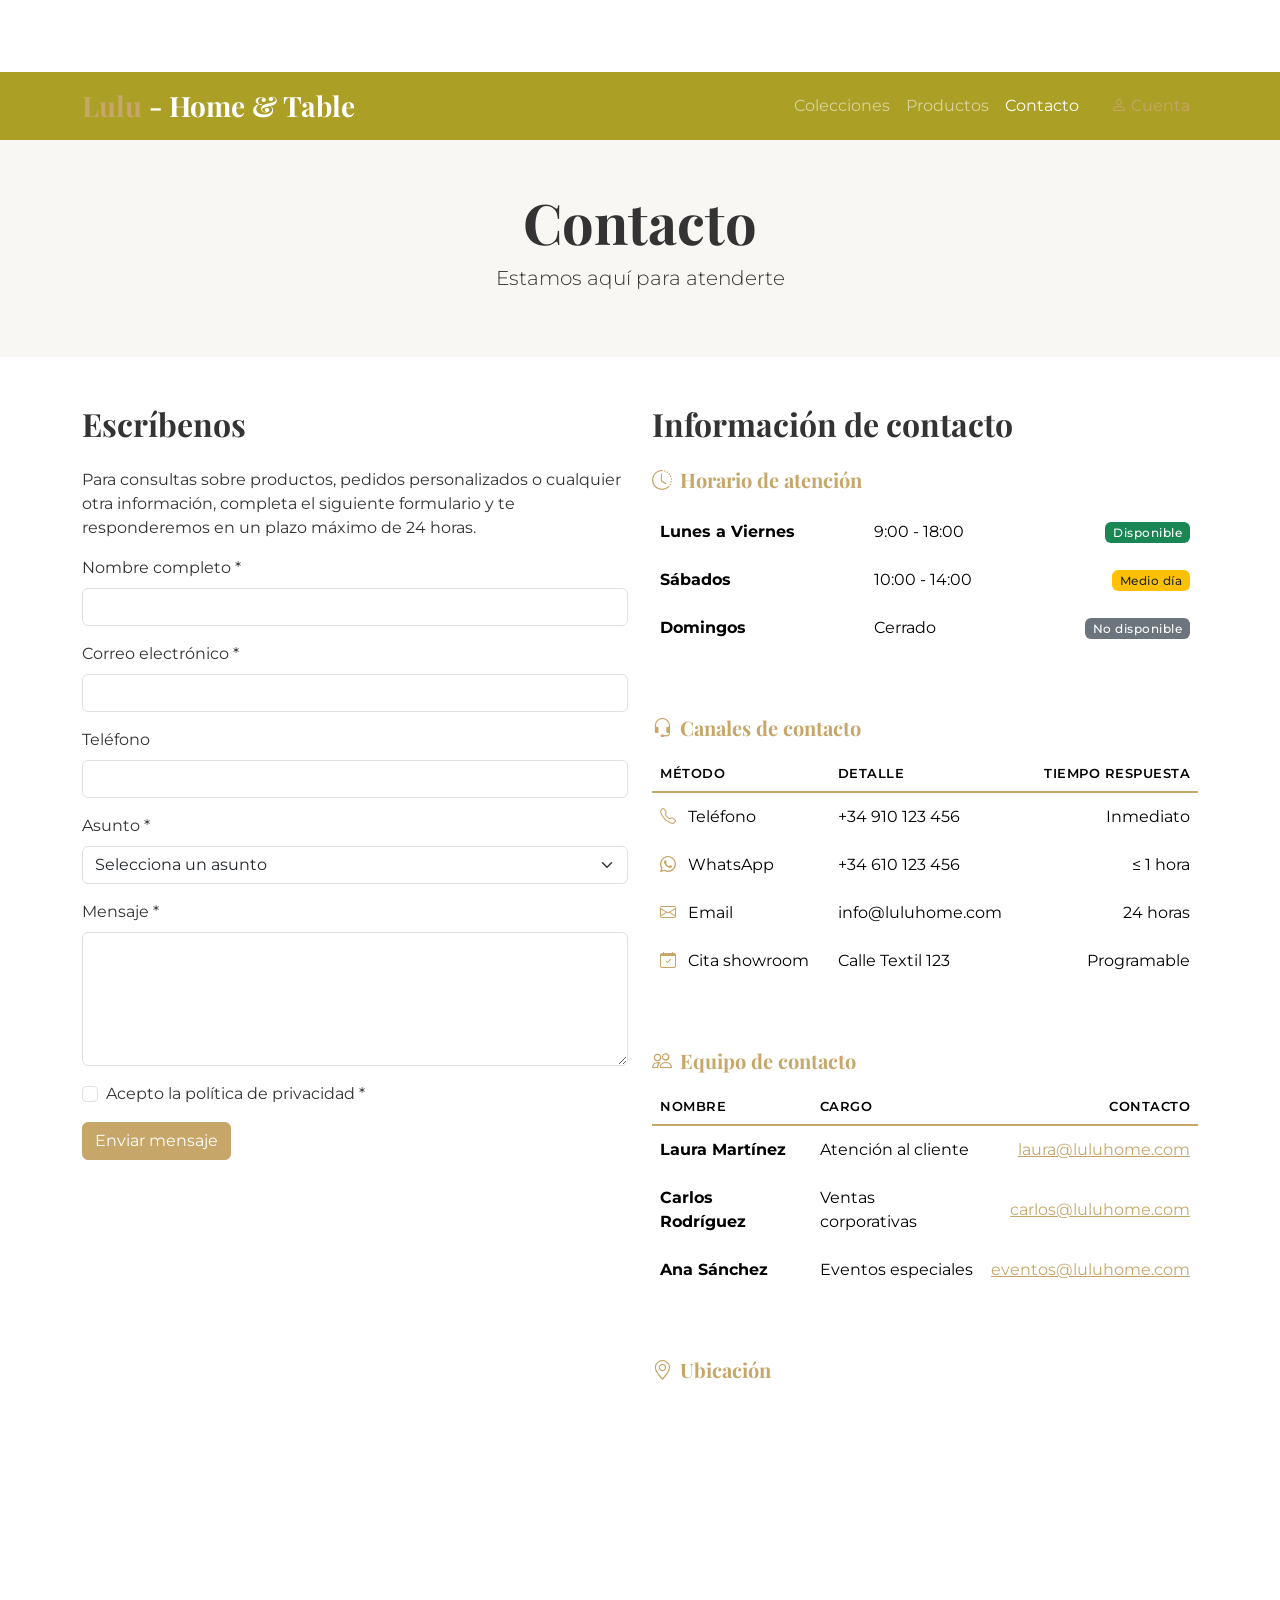
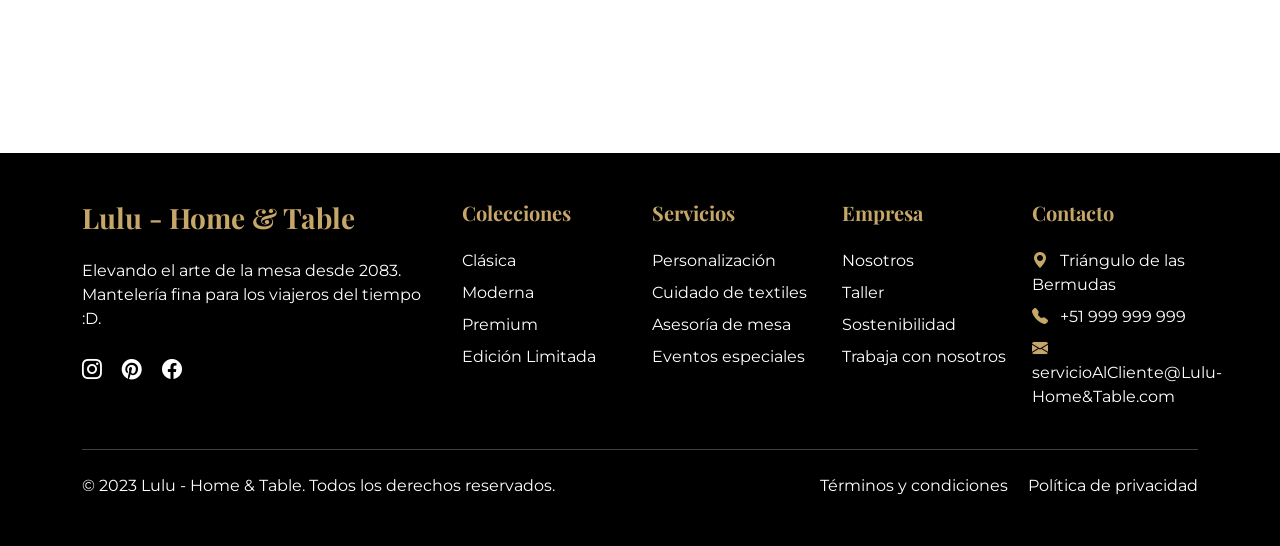
<file: contacto.html>
<!DOCTYPE html>
<html lang="es">
<head>
    <meta charset="UTF-8">
    <meta name="viewport" content="width=device-width, initial-scale=1.0">
    <title>Lulu - Home & Table | Contacto</title>
    <!-- Bootstrap CSS -->
    <link href="https://cdn.jsdelivr.net/npm/bootstrap@5.3.0/dist/css/bootstrap.min.css" rel="stylesheet">
    <!-- Bootstrap Icons -->
    <link rel="stylesheet" href="https://cdn.jsdelivr.net/npm/bootstrap-icons@1.10.0/font/bootstrap-icons.css">
    <!-- Google Fonts -->
    <link href="https://fonts.googleapis.com/css2?family=Playfair+Display:wght@400;700&family=Montserrat:wght@300;400;600&display=swap" rel="stylesheet">
    <!-- CSS personalizado -->
    <link rel="stylesheet" href="estilos.css">
</head>
<body>
    <!-- Barra de navegación premium -->
    <nav class="navbar navbar-expand-lg navbar-dark bg-custom sticky-top">
        <div class="container">
            <a class="navbar-brand fs-3 fw-bold" href="#">
                <span class="text-gold">Lulu</span> - Home & Table
            </a>
            <button class="navbar-toggler" type="button" data-bs-toggle="collapse" data-bs-target="#navbarNav">
                <span class="navbar-toggler-icon"></span>
            </button>
            <div class="collapse navbar-collapse" id="navbarNav">
                <ul class="navbar-nav ms-auto">
                    <li class="nav-item">
                        <a class="nav-link" href="index.html">Colecciones</a>
                    </li>
                    <li class="nav-item">
                        <a class="nav-link" href="productos.html">Productos</a>
                    </li>
                    <li class="nav-item">
                        <a class="nav-link active" href="contacto.html">Contacto</a>
                    </li>
                    <li class="nav-item ms-lg-3">
                        <a class="nav-link btn btn-outline-gold" href="#">
                            <i class="bi bi-person"></i> Cuenta
                        </a>
                    </li>
                </ul>
            </div>
        </div>
    </nav>

    <!-- Encabezado de contacto -->
    <header class="contact-header bg-light-custom py-5">
        <div class="container text-center">
            <h1 class="display-4 fw-bold">Contacto</h1>
            <p class="lead">Estamos aquí para atenderte</p>
        </div>
    </header>

    <!-- Contenido principal -->
    <main class="container py-5">
        <div class="row">
            <div class="col-lg-6 mb-5 mb-lg-0">
                <h2 class="section-title text-start mb-4">Escríbenos</h2>
                <p>Para consultas sobre productos, pedidos personalizados o cualquier otra información, completa el siguiente formulario y te responderemos en un plazo máximo de 24 horas.</p>
                
                <form id="contactForm" class="needs-validation" novalidate>
                    <div class="mb-3">
                        <label for="nombre" class="form-label">Nombre completo *</label>
                        <input type="text" class="form-control" id="nombre" required>
                        <div class="invalid-feedback">
                            Por favor ingresa tu nombre.
                        </div>
                    </div>
                    
                    <div class="mb-3">
                        <label for="email" class="form-label">Correo electrónico *</label>
                        <input type="email" class="form-control" id="email" required>
                        <div class="invalid-feedback">
                            Por favor ingresa un correo válido.
                        </div>
                    </div>
                    
                    <div class="mb-3">
                        <label for="telefono" class="form-label">Teléfono</label>
                        <input type="tel" class="form-control" id="telefono">
                    </div>
                    
                    <div class="mb-3">
                        <label for="asunto" class="form-label">Asunto *</label>
                        <select class="form-select" id="asunto" required>
                            <option value="" selected disabled>Selecciona un asunto</option>
                            <option>Consulta sobre productos</option>
                            <option>Pedido personalizado</option>
                            <option>Problema con mi pedido</option>
                            <option>Eventos especiales</option>
                            <option>Otro</option>
                        </select>
                        <div class="invalid-feedback">
                            Por favor selecciona un asunto.
                        </div>
                    </div>
                    
                    <div class="mb-3">
                        <label for="mensaje" class="form-label">Mensaje *</label>
                        <textarea class="form-control" id="mensaje" rows="5" required></textarea>
                        <div class="invalid-feedback">
                            Por favor escribe tu mensaje.
                        </div>
                    </div>
                    
                    <div class="mb-3 form-check">
                        <input type="checkbox" class="form-check-input" id="privacidad" required>
                        <label class="form-check-label" for="privacidad">Acepto la política de privacidad *</label>
                        <div class="invalid-feedback">
                            Debes aceptar la política de privacidad.
                        </div>
                    </div>
                    
                    <button type="submit" class="btn btn-gold">Enviar mensaje</button>
                </form>
            </div>
            
            <div class="col-lg-6">
                <h2 class="section-title text-start mb-4">Información de contacto</h2>
                
                <!-- Tabla de horarios mejorada -->
                <div class="mb-5">
                    <h5 class="text-gold mb-3"><i class="bi bi-clock-history me-2"></i>Horario de atención</h5>
                    <div class="table-responsive">
                        <table class="table table-hover table-borderless">
                            <tbody>
                                <tr>
                                    <td class="fw-bold">Lunes a Viernes</td>
                                    <td>9:00 - 18:00</td>
                                    <td class="text-end">
                                        <span class="badge bg-success">Disponible</span>
                                    </td>
                                </tr>
                                <tr>
                                    <td class="fw-bold">Sábados</td>
                                    <td>10:00 - 14:00</td>
                                    <td class="text-end">
                                        <span class="badge bg-warning text-dark">Medio día</span>
                                    </td>
                                </tr>
                                <tr>
                                    <td class="fw-bold">Domingos</td>
                                    <td>Cerrado</td>
                                    <td class="text-end">
                                        <span class="badge bg-secondary">No disponible</span>
                                    </td>
                                </tr>
                            </tbody>
                        </table>
                    </div>
                </div>

                <!-- Tabla de canales de contacto -->
                <div class="mb-5">
                    <h5 class="text-gold mb-3"><i class="bi bi-headset me-2"></i>Canales de contacto</h5>
                    <div class="table-responsive">
                        <table class="table table-hover table-borderless">
                            <thead class="bg-light">
                                <tr>
                                    <th>Método</th>
                                    <th>Detalle</th>
                                    <th class="text-end">Tiempo respuesta</th>
                                </tr>
                            </thead>
                            <tbody>
                                <tr>
                                    <td><i class="bi bi-telephone text-gold me-2"></i> Teléfono</td>
                                    <td>+34 910 123 456</td>
                                    <td class="text-end">Inmediato</td>
                                </tr>
                                <tr>
                                    <td><i class="bi bi-whatsapp text-gold me-2"></i> WhatsApp</td>
                                    <td>+34 610 123 456</td>
                                    <td class="text-end">≤ 1 hora</td>
                                </tr>
                                <tr>
                                    <td><i class="bi bi-envelope text-gold me-2"></i> Email</td>
                                    <td>info@luluhome.com</td>
                                    <td class="text-end">24 horas</td>
                                </tr>
                                <tr>
                                    <td><i class="bi bi-calendar-check text-gold me-2"></i> Cita showroom</td>
                                    <td>Calle Textil 123</td>
                                    <td class="text-end">Programable</td>
                                </tr>
                            </tbody>
                        </table>
                    </div>
                </div>

                <!-- Tabla de equipo de contacto -->
                <div class="mb-4">
                    <h5 class="text-gold mb-3"><i class="bi bi-people me-2"></i>Equipo de contacto</h5>
                    <div class="table-responsive">
                        <table class="table table-hover table-borderless">
                            <thead class="bg-light">
                                <tr>
                                    <th>Nombre</th>
                                    <th>Cargo</th>
                                    <th class="text-end">Contacto</th>
                                </tr>
                            </thead>
                            <tbody>
                                <tr>
                                    <td class="fw-bold">Laura Martínez</td>
                                    <td>Atención al cliente</td>
                                    <td class="text-end">
                                        <a href="mailto:laura@luluhome.com" class="text-gold">laura@luluhome.com</a>
                                    </td>
                                </tr>
                                <tr>
                                    <td class="fw-bold">Carlos Rodríguez</td>
                                    <td>Ventas corporativas</td>
                                    <td class="text-end">
                                        <a href="mailto:carlos@luluhome.com" class="text-gold">carlos@luluhome.com</a>
                                    </td>
                                </tr>
                                <tr>
                                    <td class="fw-bold">Ana Sánchez</td>
                                    <td>Eventos especiales</td>
                                    <td class="text-end">
                                        <a href="mailto:eventos@luluhome.com" class="text-gold">eventos@luluhome.com</a>
                                    </td>
                                </tr>
                            </tbody>
                        </table>
                    </div>
                </div>

                <!-- Mapa -->
                <div class="mt-5">
                    <h5 class="text-gold mb-3"><i class="bi bi-geo-alt me-2"></i>Ubicación</h5>
                    <div class="ratio ratio-16x9">
                        <iframe src="https://www.google.com/maps/embed?pb=!1m18!1m12!1m3!1d14464.013739181852!2d-71.01029976348534!3d24.99999924541051!2m3!1f0!2f0!3f0!3m2!1i1024!2i768!4f13.1!3m3!1m2!1s0x89451ab5034cb7ab%3A0xb600ecf3df7aca4d!2sTri%C3%A1ngulo%20de%20las%20Bermudas!5e0!3m2!1ses!2spe!4v1752637348998!5m2!1ses!2spe" allowfullscreen="" loading="lazy" referrerpolicy="no-referrer-when-downgrade"></iframe>
                    </div>
                </div>
            </div>
        </div>
    </main>

    <!-- Footer -->
    <footer class="bg-black text-white py-5">
        <div class="container">
            <div class="row g-4">
                <div class="col-lg-4">
                    <h3 class="text-gold mb-4"><span class="text-gold">Lulu</span> - Home & Table</h3>
                    <p>Elevando el arte de la mesa desde 2083. Mantelería fina para los viajeros del tiempo :D.</p>
                    <div class="social-icons mt-4">
                        <a href="https://www.instagram.com/_lulu.pe/" class="text-white me-3"><i class="bi bi-instagram fs-5"></i></a>
                        <a href="#" class="text-white me-3"><i class="bi bi-pinterest fs-5"></i></a>
                        <a href="https://www.facebook.com/p/Lul%C3%BA-HomeTable-100083394283474/" class="text-white"><i class="bi bi-facebook fs-5"></i></a>
                    </div>
                </div>
                <div class="col-lg-2 col-md-4">
                    <h5 class="text-gold mb-4">Colecciones</h5>
                    <ul class="list-unstyled">
                        <li class="mb-2"><a href="#" class="text-white text-decoration-none">Clásica</a></li>
                        <li class="mb-2"><a href="#" class="text-white text-decoration-none">Moderna</a></li>
                        <li class="mb-2"><a href="#" class="text-white text-decoration-none">Premium</a></li>
                        <li class="mb-2"><a href="#" class="text-white text-decoration-none">Edición Limitada</a></li>
                    </ul>
                </div>
                <div class="col-lg-2 col-md-4">
                    <h5 class="text-gold mb-4">Servicios</h5>
                    <ul class="list-unstyled">
                        <li class="mb-2"><a href="#" class="text-white text-decoration-none">Personalización</a></li>
                        <li class="mb-2"><a href="#" class="text-white text-decoration-none">Cuidado de textiles</a></li>
                        <li class="mb-2"><a href="#" class="text-white text-decoration-none">Asesoría de mesa</a></li>
                        <li class="mb-2"><a href="#" class="text-white text-decoration-none">Eventos especiales</a></li>
                    </ul>
                </div>
                <div class="col-lg-2 col-md-4">
                    <h5 class="text-gold mb-4">Empresa</h5>
                    <ul class="list-unstyled">
                        <li class="mb-2"><a href="#" class="text-white text-decoration-none">Nosotros</a></li>
                        <li class="mb-2"><a href="#" class="text-white text-decoration-none">Taller</a></li>
                        <li class="mb-2"><a href="#" class="text-white text-decoration-none">Sostenibilidad</a></li>
                        <li class="mb-2"><a href="#" class="text-white text-decoration-none">Trabaja con nosotros</a></li>
                    </ul>
                </div>
                <div class="col-lg-2">
                    <h5 class="text-gold mb-4">Contacto</h5>
                    <address>
                        <p class="mb-2"><i class="bi bi-geo-alt-fill text-gold me-2"></i> Triángulo de las Bermudas</p>
                        <p class="mb-2"><i class="bi bi-telephone-fill text-gold me-2"></i> +51 999 999 999</p>
                        <p class="mb-2"><i class="bi bi-envelope-fill text-gold me-2"></i> servicioAlCliente@Lulu-Home&Table.com</p>
                    </address>
                </div>
            </div>
            <hr class="my-4 bg-secondary">
            <div class="row">
                <div class="col-md-6 text-center text-md-start">
                    <p class="mb-0">&copy; 2023 Lulu - Home & Table. Todos los derechos reservados.</p>
                </div>
                <div class="col-md-6 text-center text-md-end">
                    <a href="#" class="text-white text-decoration-none me-3">Términos y condiciones</a>
                    <a href="#" class="text-white text-decoration-none">Política de privacidad</a>
                </div>
            </div>
        </div>
    </footer>

    <!-- Bootstrap JS -->
    <script src="https://cdn.jsdelivr.net/npm/bootstrap@5.3.0/dist/js/bootstrap.bundle.min.js"></script>
</body>
</html>
</file>
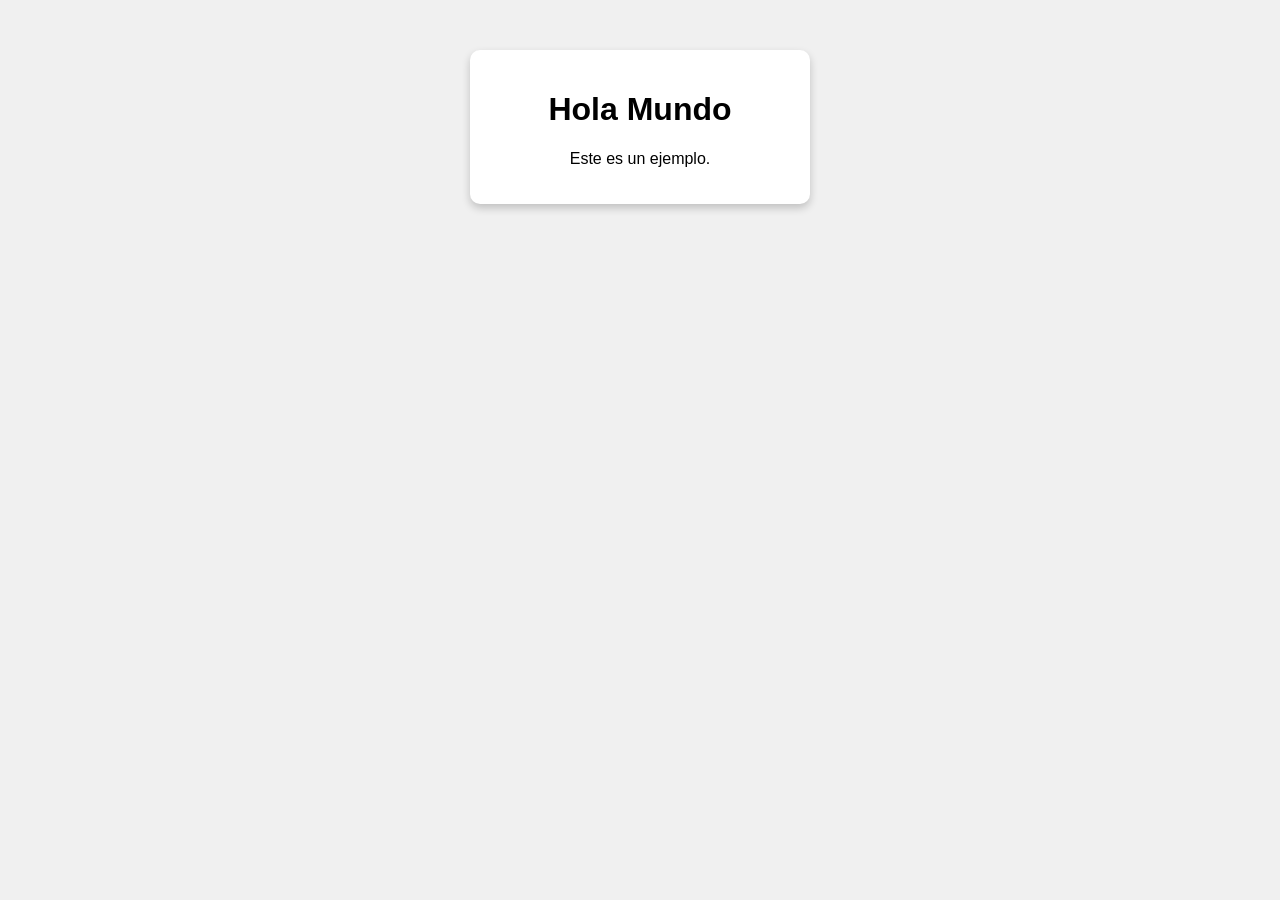
<file: Mantel 1/Primer mantel.html>
<!DOCTYPE html>
<html lang="es">
<head>
  <meta charset="UTF-8">
  <meta name="viewport" content="width=device-width, initial-scale=1.0">
  <title>Ejemplo</title>
  <link rel="stylesheet" href="estilos 1.css">
</head>
<body>
  <div class="card">
    <h1>Hola Mundo</h1>
    <p>Este es un ejemplo.</p>
  </div>
</body>
</html>
</file>
<file: estilos.css>
:root {
    --gold: #C6A769;
    --dark-gold: #A78B4D;
    --black: #ab9f26;
    --light-bg: #F9F7F3;
    --dark-bg: #2A2A2A;
    --cream: #F5F5DC;
    --charcoal: #36454F;
    --navy: #0F172A;
}

body {
    font-family: 'Montserrat', sans-serif;
    color: #333;
    padding-top: 72px;
    background-color: #fff;
}

h1, h2, h3, h4, h5, .navbar-brand {
    font-family: 'Playfair Display', serif;
    font-weight: 700;
}

.bg-custom {
    background-color: var(--black) !important;
}

.bg-light-custom {
    background-color: var(--light-bg) !important;
}

.text-gold {
    color: var(--gold) !important;
}

.bg-gold {
    background-color: var(--gold) !important;
}

.btn-gold {
    background-color: var(--gold);
    color: white;
    border-color: var(--gold);
    transition: all 0.3s;
}

.btn-gold:hover {
    background-color: var(--dark-gold);
    border-color: var(--dark-gold);
    color: white;
    transform: translateY(-2px);
}

.btn-outline-gold {
    color: var(--gold);
    border-color: var(--gold);
    transition: all 0.3s;
}

.btn-outline-gold:hover {
    background-color: var(--gold);
    color: var(--black);
}

.hero-section {
    background: linear-gradient(rgba(0, 0, 0, 0.5), rgba(0, 0, 0, 0.5)), url("assets/Imagenes/Foto\ fondo\ blog\ lulu.jpg") no-repeat center center;
    background-size: cover;
    height: 80vh;
    min-height: 500px;
    display: flex;
    align-items: center;
}

.collection-card {
    position: relative;
    overflow: hidden;
    border-radius: 5px;
    height: 400px;
    box-shadow: 0 5px 15px rgba(0,0,0,0.1);
    transition: all 0.3s;
}

.collection-card:hover {
    transform: translateY(-10px);
    box-shadow: 0 15px 30px rgba(0,0,0,0.2);
}

.collection-card img {
    width: 100%;
    height: 100%;
    object-fit: cover;
    transition: transform 0.5s;
}

.collection-card:hover img {
    transform: scale(1.05);
}

.collection-overlay {
    position: absolute;
    bottom: 0;
    left: 0;
    right: 0;
    background: linear-gradient(to top, rgba(0,0,0,0.8), transparent);
    color: white;
    padding: 2rem;
    transform: translateY(100%);
    transition: transform 0.3s;
}

.collection-card:hover .collection-overlay {
    transform: translateY(0);
}

.lookbook-item {
    height: 500px;
    background-size: cover;
    background-position: center;
    position: relative;
    transition: all 0.3s;
}

.lookbook-item:hover {
    transform: scale(0.98);
    opacity: 0.9;
}

.lookbook-caption {
    position: absolute;
    bottom: 0;
    left: 0;
    right: 0;
    background: linear-gradient(to top, rgba(0,0,0,0.8), transparent);
    color: white;
    padding: 2rem;
    opacity: 0;
    transition: opacity 0.3s;
}

.lookbook-item:hover .lookbook-caption {
    opacity: 1;
}

.product-card {
    transition: all 0.3s;
    box-shadow: 0 2px 10px rgba(0,0,0,0.05);
}

.product-card:hover {
    transform: translateY(-5px);
    box-shadow: 0 10px 20px rgba(0,0,0,0.1);
}

.thumbnails {
    display: flex;
    gap: 10px;
}

.thumbnails img {
    width: 60px;
    height: 60px;
    object-fit: cover;
    cursor: pointer;
    opacity: 0.7;
    transition: all 0.3s;
}

.thumbnails img:hover {
    opacity: 1;
    border: 2px solid var(--gold);
}

.color-dot {
    width: 30px;
    height: 30px;
    border-radius: 50%;
    margin-right: 10px;
    margin-bottom: 10px;
    cursor: pointer;
    border: 2px solid transparent;
    transition: all 0.3s;
}

.color-dot:hover {
    transform: scale(1.1);
}

.color-dot.active {
    border-color: var(--gold);
    transform: scale(1.1);
}

.bg-cream { background-color: var(--cream); }
.bg-charcoal { background-color: var(--charcoal); }
.bg-navy { background-color: var(--navy); }

.contact-info-card {
    border-left: 3px solid var(--gold);
    transition: all 0.3s;
}

.contact-info-card:hover {
    transform: translateX(5px);
    background-color: rgba(198, 167, 105, 0.05);
}

.team-card {
    padding: 2rem;
    transition: all 0.3s;
    height: 100%;
}

.team-card:hover {
    transform: translateY(-5px);
    box-shadow: 0 10px 20px rgba(0,0,0,0.1);
}

/* Responsive */
@media (max-width: 992px) {
    body {
        padding-top: 56px;
    }
    
    .hero-section {
        height: 60vh;
        text-align: center;
    }
    
    .collection-card {
        height: 300px;
    }
    
    .lookbook-item {
        height: 350px;
    }
}

@media (max-width: 768px) {
    .hero-section {
        height: 50vh;
    }
}

.animate__fadeInUp {
    animation: fadeInUp 0.8s ease-out;
}

@keyframes fadeInUp {
    from { opacity: 0; transform: translateY(30px); }
    to { opacity: 1; transform: translateY(0); }
}

.calculator-container {
    border-left: 4px solid var(--gold);
    transition: all 0.3s;
}

.calculator-container:hover {
    transform: translateY(-5px);
    box-shadow: 0 10px 20px rgba(0,0,0,0.1);
}


.is-invalid {
    border-color: #dc3545 !important;
}
/* Estilos para tablas mejoradas */
.table-hover tbody tr {
    transition: all 0.25s ease;
}

.table-hover tbody tr:hover {
    background-color: rgba(198, 167, 105, 0.05) !important;
    transform: translateX(3px);
}

.table-borderless td, .table-borderless th {
    border: none;
}

/* Badges de estado */
.badge {
    font-weight: 500;
    letter-spacing: 0.5px;
}

/* Efecto sutil para celdas de tabla */
.table td {
    padding: 12px 8px;
    vertical-align: middle;
}

/* Encabezados de tabla */
.table thead th {
    border-bottom: 2px solid var(--gold);
    font-weight: 600;
    text-transform: uppercase;
    font-size: 0.8rem;
    letter-spacing: 0.5px;
}

/* Ajustes responsive */
@media (max-width: 768px) {
    .table-responsive {
        border: 0;
    }
    
    .table thead {
        display: none;
    }
    
    .table tr {
        display: block;
        margin-bottom: 1rem;
        border: 1px solid #dee2e6;
        border-radius: 5px;
    }
    
    .table td {
        display: block;
        text-align: right;
        padding-left: 50%;
        position: relative;
        border-bottom: 1px solid #dee2e6;
    }
    
    .table td::before {
        content: attr(data-label);
        position: absolute;
        left: 8px;
        width: 45%;
        padding-right: 10px;
        font-weight: bold;
        text-align: left;
    }
}
</file>
<file: Mantel 1/estilos 1.css>
body {
    background-color: #f0f0f0;
    font-family: Arial, sans-serif;
    text-align: center;
    margin-top: 50px;
  }
  
  .card {
    background-color: white;
    padding: 20px;
    margin: auto;
    width: 300px;
    border-radius: 10px;
    box-shadow: 0 4px 8px rgba(0,0,0,0.2);
  }
</file>
